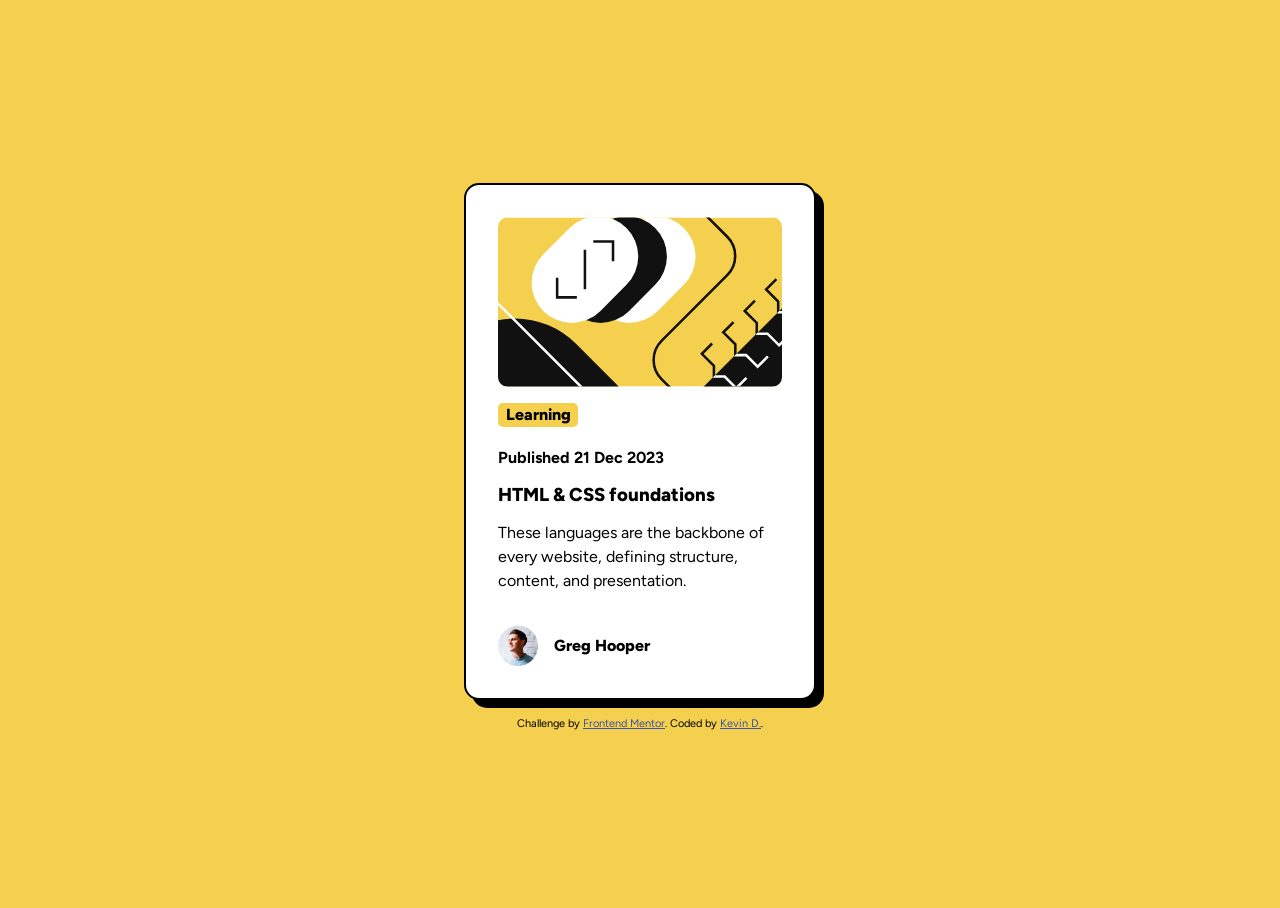
<file: index.html>
<!DOCTYPE html>
<html lang="en">
<head>
  <meta charset="UTF-8">
  <meta name="viewport" content="width=device-width, initial-scale=1.0"> <!-- displays site properly based on user's device -->

  <link rel="icon" type="image/png" sizes="32x32" href="./assets/images/favicon-32x32.png">
  <link rel="stylesheet" href="style.css">
  <link rel="preconnect" href="https://fonts.googleapis.com">
  <link rel="preconnect" href="https://fonts.gstatic.com" crossorigin>
  <link href="https://fonts.googleapis.com/css2?family=Figtree:ital,wght@0,300..900;1,300..900&display=swap" rel="stylesheet">

  
  <title>Frontend Mentor | Blog preview card</title>

</head>
<body>
  <main>
      <img src="assets/images/illustration-article.svg" alt="Illustration design for learning module">
      <p class="blog-tag">Learning</p>

      <h4>Published 21 Dec 2023</h4>
  
      <h3>HTML & CSS foundations</h3>
  
      <p>These languages are the backbone of every website, defining structure, content, and presentation.</p>
    
      <div class="author">
        <img src="assets/images/image-avatar.webp" alt="Profile image of Greg Hooper" class="author">
        <p>Greg Hooper</p> 
      </div>
  </main>
  <footer>
    <div class="attribution">
      Challenge by <a href="https://www.frontendmentor.io?ref=challenge" target="_blank">Frontend Mentor</a>. 
      Coded by <a href="#">Kevin D.</a>.
    </div>
  </footer>
</body>
</html>
</file>
<file: style.css>
/* Box sizing rules */
*,
*::before,
*::after {
  box-sizing: border-box;
}

/* Prevent font size inflation */
html {
  -moz-text-size-adjust: none;
  -webkit-text-size-adjust: none;
  text-size-adjust: none;
}

/* Remove default margin in favour of better control in authored CSS */
body, h1, h2, h3, h4, p,
figure, blockquote, dl, dd {
  margin-block-end: 0;
}

/* Remove list styles on ul, ol elements with a list role, which suggests default styling will be removed */
ul[role='list'],
ol[role='list'] {
  list-style: none;
}

/* Set core body defaults */
body {
  min-height: 100vh;
  line-height: 1.5;
  background-color: hsl(47, 88%, 63%);
  font-family: "Figtree", serif;
}

/* Set shorter line heights on headings and interactive elements */
h1, h2, h3, h4,
button, input, label {
  line-height: 1.1;
}

/* Balance text wrapping on headings */
h1, h2,
h3, h4 {
  text-wrap: balance;
}

/* A elements that don't have a class get default styles */
a:not([class]) {
  text-decoration-skip-ink: auto;
  color: currentColor;
}

/* Make images easier to work with */
img,
picture {
  max-width: 100%;
  display: block;
}

/* Inherit fonts for inputs and buttons */
input, button,
textarea, select {
  font-family: inherit;
  font-size: inherit;
}

/* Make sure textareas without a rows attribute are not tiny */
textarea:not([rows]) {
  min-height: 10em;
}

/* Anything that has been anchored to should have extra scroll margin */
:target {
  scroll-margin-block: 5ex;
}


/*******
CSS Reset ^^^
********/

.attribution { font-size: 11px; text-align: center; }
.attribution a { color: hsl(228, 45%, 44%); }

body{
    display:flex;
    flex-direction: column;
    justify-content: center;
    align-items: center;
    gap:1rem;
    padding: 0 1rem;
    flex-shrink:0;
}
main{
    background-color:hsl(0, 0%, 100%);
    max-width:22rem;
    padding:2rem;
    border-radius:15px;
    box-shadow: 0.5rem 0.5rem;
    border:2px solid black;
}

.blog-tag{
    background-color:hsl(47, 88%, 63%);
    max-width:5rem;
    text-align:center;
    border-radius:5px;
    font-weight:800;
}


h3{
    font-weight:800;
}

main > img{
    border-radius:10px;
}


.author{
    display:flex;
    gap:1rem;
    margin-top: 1rem;
    align-items:center;
}

.author > img{
    width: 2.5rem;
}

.author > p{
    font-weight:800;
    font-size:1rem;
}

@media(max-width:375px){
  main{
    min-width:90vw;
  }
}
</file>
